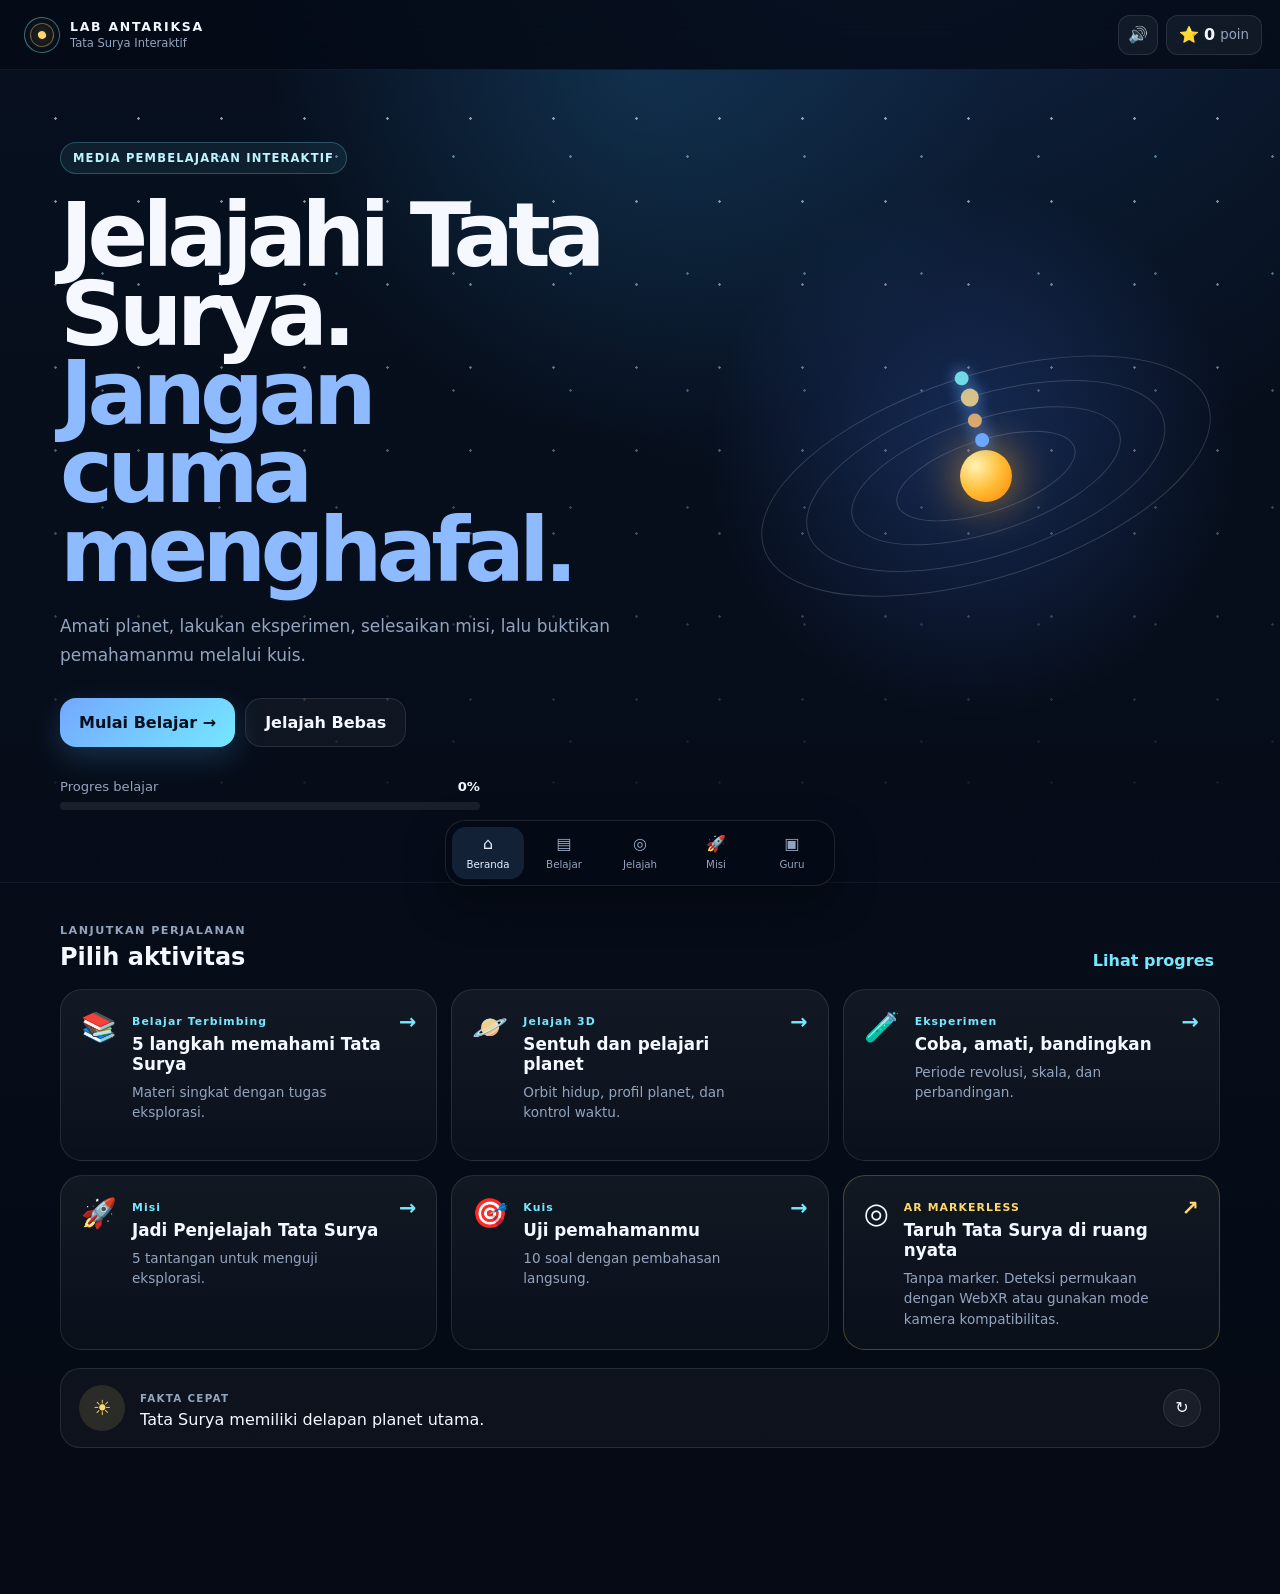
<file: index.html>
<!doctype html>
<html lang="id">
<head>
<meta charset="utf-8">
<meta name="viewport" content="width=device-width,initial-scale=1,viewport-fit=cover">
<meta name="theme-color" content="#07101f">
<meta name="description" content="Laboratorium Tata Surya Interaktif — media pembelajaran berbasis web dengan jelajah planet, eksperimen, misi, kuis, dan AR markerless.">
<title>Laboratorium Tata Surya Interaktif</title>
<link rel="stylesheet" href="styles.css">
</head>
<body>
<div id="app" class="app-shell">
  <header class="top-shell">
    <button class="brand" data-route="home" aria-label="Beranda">
      <span class="brand-orbit"><i></i></span>
      <span><b>LAB ANTARIKSA</b><small>Tata Surya Interaktif</small></span>
    </button>
    <div class="top-actions">
      <button class="icon-btn" id="soundToggle" title="Suara" aria-label="Suara">🔊</button>
      <button class="profile-chip" data-route="progress"><span>⭐</span><b id="topPoints">0</b><small> poin</small></button>
    </div>
  </header>

  <main id="mainContent">
    <section class="screen active" data-screen="home">
      <div class="hero">
        <div class="hero-stars" aria-hidden="true"></div>
        <div class="hero-copy">
          <span class="pill">MEDIA PEMBELAJARAN INTERAKTIF</span>
          <h1>Jelajahi Tata Surya.<br><span>Jangan cuma menghafal.</span></h1>
          <p>Amati planet, lakukan eksperimen, selesaikan misi, lalu buktikan pemahamanmu melalui kuis.</p>
          <div class="hero-actions">
            <button class="btn primary large" data-route="learn">Mulai Belajar <span>→</span></button>
            <button class="btn ghost large" data-route="explore">Jelajah Bebas</button>
          </div>
          <div class="hero-progress">
            <div><span>Progres belajar</span><b id="heroProgressText">0%</b></div>
            <div class="progress-line"><i id="heroProgressBar"></i></div>
          </div>
        </div>
        <div class="hero-visual" aria-hidden="true">
          <div class="mini-system">
            <div class="mini-sun"></div>
            <i class="orbit o1"><b></b></i><i class="orbit o2"><b></b></i><i class="orbit o3"><b></b></i><i class="orbit o4"><b></b></i>
          </div>
        </div>
      </div>

      <div class="content-wrap home-sections">
        <div class="section-title"><div><span>LANJUTKAN PERJALANAN</span><h2>Pilih aktivitas</h2></div><button class="text-btn" data-route="progress">Lihat progres</button></div>
        <div class="activity-grid">
          <button class="activity-card learn-card" data-route="learn"><span class="activity-icon">📚</span><div><small>Belajar Terbimbing</small><h3>5 langkah memahami Tata Surya</h3><p>Materi singkat dengan tugas eksplorasi.</p></div><b>→</b></button>
          <button class="activity-card" data-route="explore"><span class="activity-icon">🪐</span><div><small>Jelajah 3D</small><h3>Sentuh dan pelajari planet</h3><p>Orbit hidup, profil planet, dan kontrol waktu.</p></div><b>→</b></button>
          <button class="activity-card" data-route="experiment"><span class="activity-icon">🧪</span><div><small>Eksperimen</small><h3>Coba, amati, bandingkan</h3><p>Periode revolusi, skala, dan perbandingan.</p></div><b>→</b></button>
          <button class="activity-card" data-route="missions"><span class="activity-icon">🚀</span><div><small>Misi</small><h3>Jadi Penjelajah Tata Surya</h3><p>5 tantangan untuk menguji eksplorasi.</p></div><b>→</b></button>
          <button class="activity-card" data-route="quiz"><span class="activity-icon">🎯</span><div><small>Kuis</small><h3>Uji pemahamanmu</h3><p>10 soal dengan pembahasan langsung.</p></div><b>→</b></button>
          <a class="activity-card ar-card" href="ar.html?v=8"><span class="activity-icon">◎</span><div><small>AR MARKERLESS</small><h3>Taruh Tata Surya di ruang nyata</h3><p>Tanpa marker. Deteksi permukaan dengan WebXR atau gunakan mode kamera kompatibilitas.</p></div><b>↗</b></a>
        </div>

        <div class="fact-strip"><div class="fact-orb">☀</div><div><small>FAKTA CEPAT</small><p id="quickFact">Tata Surya memiliki delapan planet utama.</p></div><button id="nextFact" class="round-btn">↻</button></div>
      </div>
    </section>

    <section class="screen" data-screen="learn">
      <div class="page-head content-wrap"><div><span class="eyebrow">BELAJAR TERBIMBING</span><h1>Kenali Tata Surya langkah demi langkah.</h1><p>Setiap bagian berisi satu konsep utama dan satu aktivitas kecil.</p></div><div class="lesson-ring"><strong id="lessonCount">1</strong><small>/ 5</small></div></div>
      <div class="content-wrap lesson-layout">
        <aside class="lesson-nav" id="lessonNav"></aside>
        <article class="lesson-panel">
          <div class="lesson-visual"><canvas id="lessonCanvas"></canvas><div class="visual-hint" id="lessonHint">Amati simulasi</div></div>
          <div class="lesson-copy"><span class="eyebrow" id="lessonEyebrow"></span><h2 id="lessonTitle"></h2><p id="lessonBody"></p><div class="task-box"><span>🎯 Tugas kecil</span><p id="lessonTask"></p></div><div class="row-actions"><button class="btn ghost" id="lessonPrev">← Sebelumnya</button><button class="btn primary" id="lessonNext">Lanjut →</button></div></div>
        </article>
      </div>
    </section>

    <section class="screen full-screen-page" data-screen="explore">
      <div class="space-stage" id="spaceStage"><canvas id="spaceCanvas"></canvas><div class="space-glow"></div></div>
      <div class="explore-header"><button class="glass-btn" data-route="home">←</button><div><small>JELAJAH 3D</small><b id="exploreTitle">Tata Surya</b></div><button class="glass-btn" id="exploreHelp">?</button></div>
      <div class="explore-tools"><button class="tool active" data-filter="all">Semua</button><button class="tool" data-filter="inner">Planet Dalam</button><button class="tool" data-filter="outer">Planet Luar</button></div>
      <div class="explore-controls"><button class="control-btn" id="pauseOrbit">⏸</button><label><span>Waktu</span><input id="orbitSpeed" type="range" min="0.2" max="4" step="0.2" value="1"><b id="orbitSpeedText">1×</b></label><button class="control-btn" id="toggleLabels">Aa</button></div>
      <div class="planet-sheet" id="planetSheet" aria-live="polite">
        <button class="sheet-close" id="sheetClose">×</button><div class="planet-badge" id="planetBadge"></div><div class="sheet-head"><div><small id="planetType"></small><h2 id="planetName"></h2><p id="planetFact"></p></div><div class="planet-ball" id="planetBall"></div></div><div class="stat-grid" id="planetStats"></div><div class="sheet-actions"><button class="btn primary" id="compareThis">Bandingkan</button><button class="btn ghost" id="planetChallenge">Tantang Saya</button></div>
      </div>
    </section>

    <section class="screen" data-screen="experiment">
      <div class="page-head content-wrap"><div><span class="eyebrow">LABORATORIUM</span><h1>Belajar dengan mencoba.</h1><p>Ubah variabel, amati hasilnya, lalu tarik kesimpulan.</p></div></div>
      <div class="content-wrap exp-tabs"><button class="tab active" data-exp="orbit">⏱ Tahun Planet</button><button class="tab" data-exp="scale">📏 Skala Planet</button><button class="tab" data-exp="compare">⚖️ Perbandingan</button></div>
      <div class="content-wrap">
        <section class="experiment-card active" data-exp-panel="orbit">
          <div class="exp-copy"><span class="eyebrow">EKSPERIMEN 01</span><h2>Berapa lama satu tahun di planet lain?</h2><p>Pilih planet, jalankan waktu, dan lihat seberapa cepat planet menyelesaikan satu revolusi dibanding Bumi.</p><label class="field"><span>Pilih planet</span><select id="orbitPlanetSelect"></select></label><div class="row-actions"><button class="btn primary" id="runYear">▶ Jalankan</button><button class="btn ghost" id="resetYear">Ulangi</button></div><div class="insight" id="orbitInsight">Pilih planet lalu jalankan simulasi.</div></div>
          <div class="exp-visual"><canvas id="orbitExperimentCanvas"></canvas><div class="year-meter"><div><span>Waktu simulasi</span><b id="simDay">0 hari Bumi</b></div><div class="progress-line"><i id="yearProgress"></i></div></div></div>
        </section>
        <section class="experiment-card" data-exp-panel="scale">
          <div class="exp-copy"><span class="eyebrow">EKSPERIMEN 02</span><h2>Seberapa besar planet dibanding Bumi?</h2><p>Geser pembanding. Ukuran lingkaran menggunakan rasio diameter planet terhadap Bumi.</p><label class="field"><span>Bandingkan dengan Bumi</span><select id="scalePlanetSelect"></select></label><div class="insight" id="scaleInsight"></div></div>
          <div class="scale-stage"><div class="scale-item earth"><span>Bumi</span><i></i></div><div class="scale-item target"><span id="scaleTargetName"></span><i id="scaleTargetBall"></i></div></div>
        </section>
        <section class="experiment-card" data-exp-panel="compare">
          <div class="exp-copy"><span class="eyebrow">EKSPERIMEN 03</span><h2>Bandingkan dua planet.</h2><p>Pilih dua planet dan cari persamaan maupun perbedaannya.</p><div class="compare-pickers"><select id="compareA"></select><span>VS</span><select id="compareB"></select></div><button class="btn primary" id="doCompare">Bandingkan</button></div>
          <div class="compare-board" id="compareBoard"></div>
        </section>
      </div>
    </section>

    <section class="screen" data-screen="missions">
      <div class="page-head content-wrap"><div><span class="eyebrow">MISI PENJELAJAH</span><h1>Selesaikan lima tantangan.</h1><p>Misi akan tercentang otomatis ketika aktivitas terkait selesai.</p></div><div class="points-card"><span>⭐</span><strong id="missionPoints">0</strong><small>poin</small></div></div>
      <div class="content-wrap mission-list" id="missionList"></div>
    </section>

    <section class="screen" data-screen="quiz">
      <div class="quiz-shell content-wrap">
        <div class="quiz-intro" id="quizIntro"><span class="eyebrow">KUIS AKHIR</span><h1>Siap menguji pemahaman?</h1><p>Sepuluh soal. Setiap jawaban langsung disertai pembahasan. Nilai terbaik akan tersimpan di perangkat ini.</p><div class="quiz-meta"><span>🎯 10 soal</span><span>⭐ hingga 100 poin</span><span>💡 pembahasan langsung</span></div><button class="btn primary large" id="startQuiz">Mulai Kuis →</button></div>
        <div class="quiz-box" id="quizBox" hidden><div class="quiz-top"><span id="quizNumber">Soal 1/10</span><span>Skor <b id="quizScore">0</b></span></div><div class="progress-line"><i id="quizProgress"></i></div><h2 id="quizQuestion"></h2><div class="choices" id="quizChoices"></div><div class="feedback" id="quizFeedback" hidden></div><button class="btn primary" id="nextQuestion" hidden>Lanjut →</button></div>
        <div class="quiz-result" id="quizResult" hidden></div>
      </div>
    </section>

    <section class="screen" data-screen="progress">
      <div class="page-head content-wrap"><div><span class="eyebrow">PROGRES BELAJAR</span><h1>Perjalananmu sejauh ini.</h1><p>Progres disimpan di browser perangkat ini tanpa akun.</p></div><button class="btn ghost" id="resetProgress">Reset progres</button></div>
      <div class="content-wrap progress-dashboard">
        <div class="big-progress"><div class="progress-ring" id="progressRing"><span><b id="progressPercent">0</b>%</span></div><div><small>PROGRES KESELURUHAN</small><h2 id="progressTitle">Baru mulai</h2><p id="progressDesc">Mulai satu aktivitas untuk mencatat progres.</p></div></div>
        <div class="metric-grid"><div class="metric"><span>⭐</span><b id="metricPoints">0</b><small>Total poin</small></div><div class="metric"><span>🚀</span><b id="metricMissions">0/5</b><small>Misi selesai</small></div><div class="metric"><span>🎯</span><b id="metricQuiz">—</b><small>Nilai kuis terbaik</small></div><div class="metric"><span>🪐</span><b id="metricPlanets">0/8</b><small>Planet dijelajahi</small></div></div>
        <div class="achievement-panel"><div class="section-title"><div><span>PENCAPAIAN</span><h2>Lencana</h2></div></div><div class="badge-grid" id="badgeGrid"></div></div>
      </div>
    </section>

    <section class="screen" data-screen="teacher">
      <div class="page-head content-wrap"><div><span class="eyebrow">MODE GURU</span><h1>Kontrol sederhana untuk presentasi kelas.</h1><p>Gunakan halaman ini saat materi ditampilkan melalui proyektor atau layar kelas.</p></div></div>
      <div class="content-wrap teacher-grid"><button class="teacher-card" data-route="learn"><span>01</span><h3>Materi Terbimbing</h3><p>Tampilkan konsep langkah demi langkah.</p></button><button class="teacher-card" data-route="explore"><span>02</span><h3>Demonstrasi Orbit</h3><p>Putar simulasi dan pilih planet.</p></button><button class="teacher-card" data-route="experiment"><span>03</span><h3>Eksperimen Kelas</h3><p>Bandingkan periode dan ukuran planet.</p></button><button class="teacher-card" data-route="quiz"><span>04</span><h3>Kuis Bersama</h3><p>Gunakan pertanyaan sebagai diskusi kelas.</p></button><button class="teacher-card" id="presentationMode"><span>⛶</span><h3>Layar Penuh</h3><p>Masuk mode presentasi browser.</p></button><button class="teacher-card" data-route="sources"><span>i</span><h3>Sumber Data</h3><p>Lihat rujukan fakta astronomi.</p></button></div>
    </section>

    <section class="screen" data-screen="sources">
      <div class="page-head content-wrap"><div><span class="eyebrow">SUMBER & CATATAN</span><h1>Dasar data pembelajaran.</h1><p>Fakta utama planet pada prototipe ini merujuk sumber resmi NASA. Nilai tertentu dibulatkan untuk kebutuhan pembelajaran.</p></div></div>
      <div class="content-wrap source-list" id="sourceList"></div><div class="content-wrap note-card"><h3>Catatan visualisasi</h3><p>Ukuran planet dan jarak orbit pada tampilan utama tidak digambar dalam satu skala fisik yang sama. Penyederhanaan ini disengaja supaya semua planet tetap terlihat pada layar. Eksperimen skala menggunakan perbandingan diameter terhadap Bumi.</p></div>
    </section>
  </main>

  <nav class="bottom-nav" aria-label="Navigasi utama">
    <button data-route="home" class="active"><span>⌂</span><small>Beranda</small></button>
    <button data-route="learn"><span>▤</span><small>Belajar</small></button>
    <button data-route="explore"><span>◎</span><small>Jelajah</small></button>
    <button data-route="missions"><span>🚀</span><small>Misi</small></button>
    <button data-route="teacher"><span>▣</span><small>Guru</small></button>
  </nav>

  <div class="modal-backdrop" id="modalBackdrop" hidden><div class="modal" id="modal"><button class="modal-close" id="modalClose">×</button><div id="modalContent"></div></div></div>
  <div class="toast" id="toast"></div>
</div>
<script src="data.js"></script>
<script src="app.js"></script>
</body>
</html>
</file>
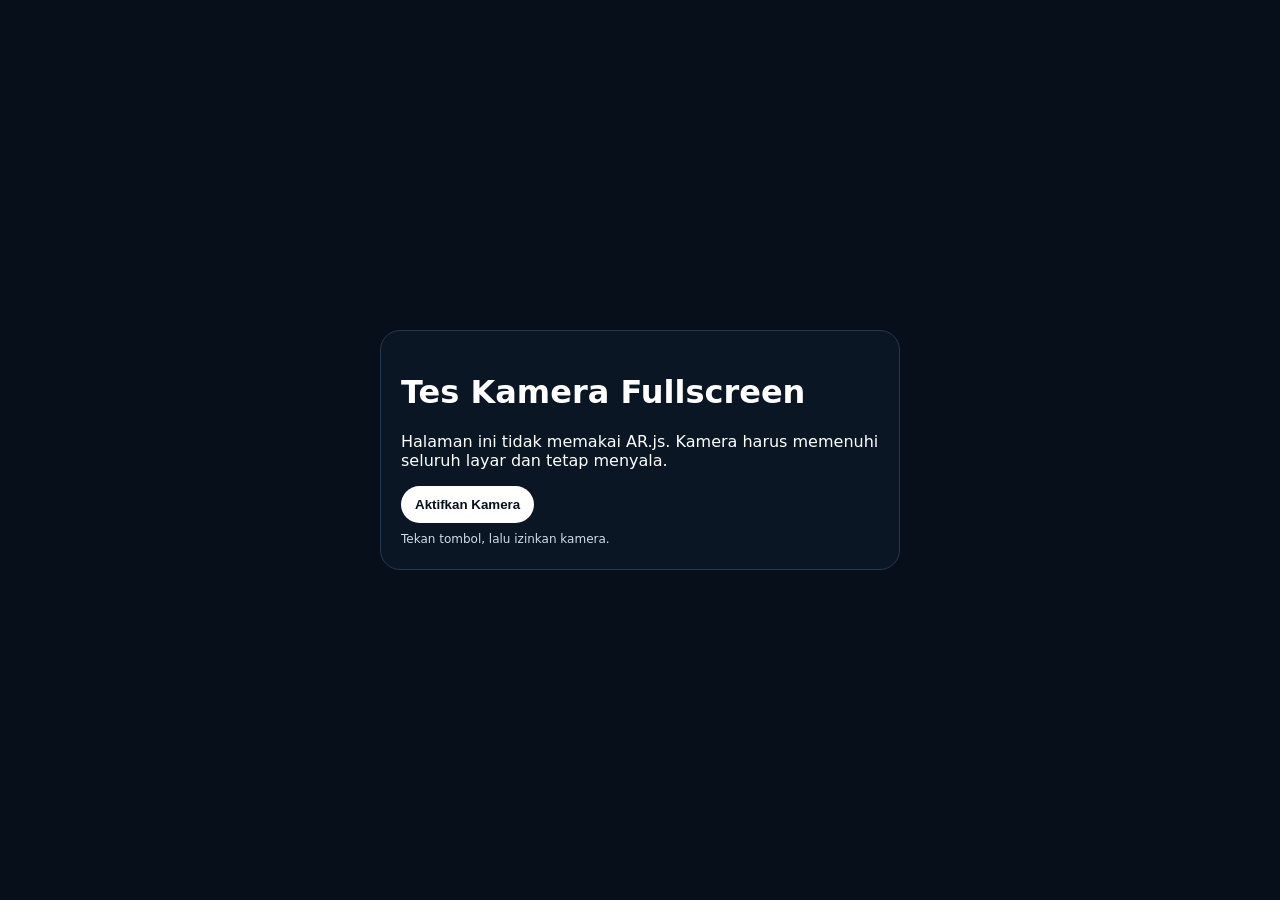
<file: camera-test.html>
<!doctype html><html lang="id"><head><meta charset="utf-8"><meta name="viewport" content="width=device-width,initial-scale=1,maximum-scale=1,user-scalable=no,viewport-fit=cover"><meta name="theme-color" content="#000"><title>Tes Kamera Fullscreen — v4</title><style>
*{box-sizing:border-box}html,body{margin:0;width:100%;height:100%;overflow:hidden;background:#000;color:#fff;font-family:system-ui,-apple-system,"Segoe UI",sans-serif}video{position:fixed;inset:0;width:100vw;height:100dvh;object-fit:cover;background:#000}.start{position:fixed;inset:0;z-index:20;display:grid;place-items:center;padding:24px;background:#07101a}.card{width:min(520px,100%);padding:20px;border:1px solid #26384c;border-radius:20px;background:#0a1624}.bar{position:fixed;z-index:30;left:10px;right:10px;top:max(10px,env(safe-area-inset-top));display:flex;gap:8px;justify-content:space-between;pointer-events:none}.bar>*{pointer-events:auto}.bottom{position:fixed;z-index:30;left:10px;right:10px;bottom:max(10px,env(safe-area-inset-bottom));padding:10px;border-radius:16px;background:rgba(3,8,14,.78);backdrop-filter:blur(8px)}.btn{border:1px solid rgba(255,255,255,.24);border-radius:999px;background:#081522;color:#fff;padding:10px 13px;text-decoration:none;font-weight:750}.btn.primary{background:#fff;color:#07111d}.select{width:100%;padding:10px;border-radius:12px;background:#07111d;color:#fff;border:1px solid #33455a}.diag{font-size:12px;line-height:1.45;color:#d1dcea;margin-top:8px;white-space:pre-wrap}.hidden{display:none!important}</style></head><body>
<video id="video" playsinline webkit-playsinline muted autoplay></video>
<div id="start" class="start"><div class="card"><h1>Tes Kamera Fullscreen</h1><p>Halaman ini tidak memakai AR.js. Kamera harus memenuhi seluruh layar dan tetap menyala.</p><button id="go" class="btn primary">Aktifkan Kamera</button><div id="preDiag" class="diag">Tekan tombol, lalu izinkan kamera.</div></div></div>
<div id="ui" class="hidden"><div class="bar"><a class="btn" href="index.html">← Menu</a><a class="btn" href="ar-marker.html">AR Marker</a></div><div class="bottom"><select id="cams" class="select"></select><div id="diag" class="diag">Kamera aktif.</div></div></div>
<script>
const $=id=>document.getElementById(id);let stream=null;const gum=navigator.mediaDevices?.getUserMedia?.bind(navigator.mediaDevices);function out(s,e=false){$('preDiag').textContent=s;$('preDiag').style.color=e?'#ffd5da':'#d1dcea'}async function stop(){stream?.getTracks().forEach(t=>t.stop());stream=null;$('video').srcObject=null}async function open(id){await stop();const c={video:id?{deviceId:{exact:id},width:{ideal:1920},height:{ideal:1080}}:{facingMode:{ideal:'environment'},width:{ideal:1920},height:{ideal:1080}},audio:false};stream=await gum(c);$('video').srcObject=stream;await $('video').play();const tr=stream.getVideoTracks()[0],s=tr.getSettings?.()||{};$('diag').textContent=`${tr.label||'Kamera'} • ${s.width||'?'}×${s.height||'?'} • ${s.facingMode||'-'}`;localStorage.setItem('webar.cameraDeviceId',s.deviceId||id||'')}
async function init(){try{if(!isSecureContext)throw new Error('Gunakan HTTPS.');if(!gum)throw new Error('getUserMedia tidak tersedia.');const p=await gum({video:{facingMode:{ideal:'environment'}},audio:false});p.getTracks().forEach(t=>t.stop());const cams=(await navigator.mediaDevices.enumerateDevices()).filter(d=>d.kind==='videoinput');const sel=$('cams');sel.innerHTML='';cams.forEach((d,i)=>{const o=document.createElement('option');o.value=d.deviceId;o.textContent=d.label||`Kamera ${i+1}`;sel.appendChild(o)});const saved=localStorage.getItem('webar.cameraDeviceId');if(saved&&cams.some(c=>c.deviceId===saved))sel.value=saved;else{const rear=cams.find(c=>/back|rear|environment|belakang/i.test(c.label)&&!/ultra|0\.5|tele|zoom/i.test(c.label));if(rear)sel.value=rear.deviceId}await open(sel.value);$('start').classList.add('hidden');$('ui').classList.remove('hidden')}catch(e){out(`${e.name||'Error'}: ${e.message||e}`,true)}}
$('go').onclick=init;$('cams').onchange=()=>open($('cams').value).catch(e=>$('diag').textContent=`${e.name}: ${e.message}`);document.addEventListener('visibilitychange',()=>{if(!document.hidden&&stream)$('video').play().catch(()=>{})});addEventListener('pagehide',stop);
</script></body></html>
</file>
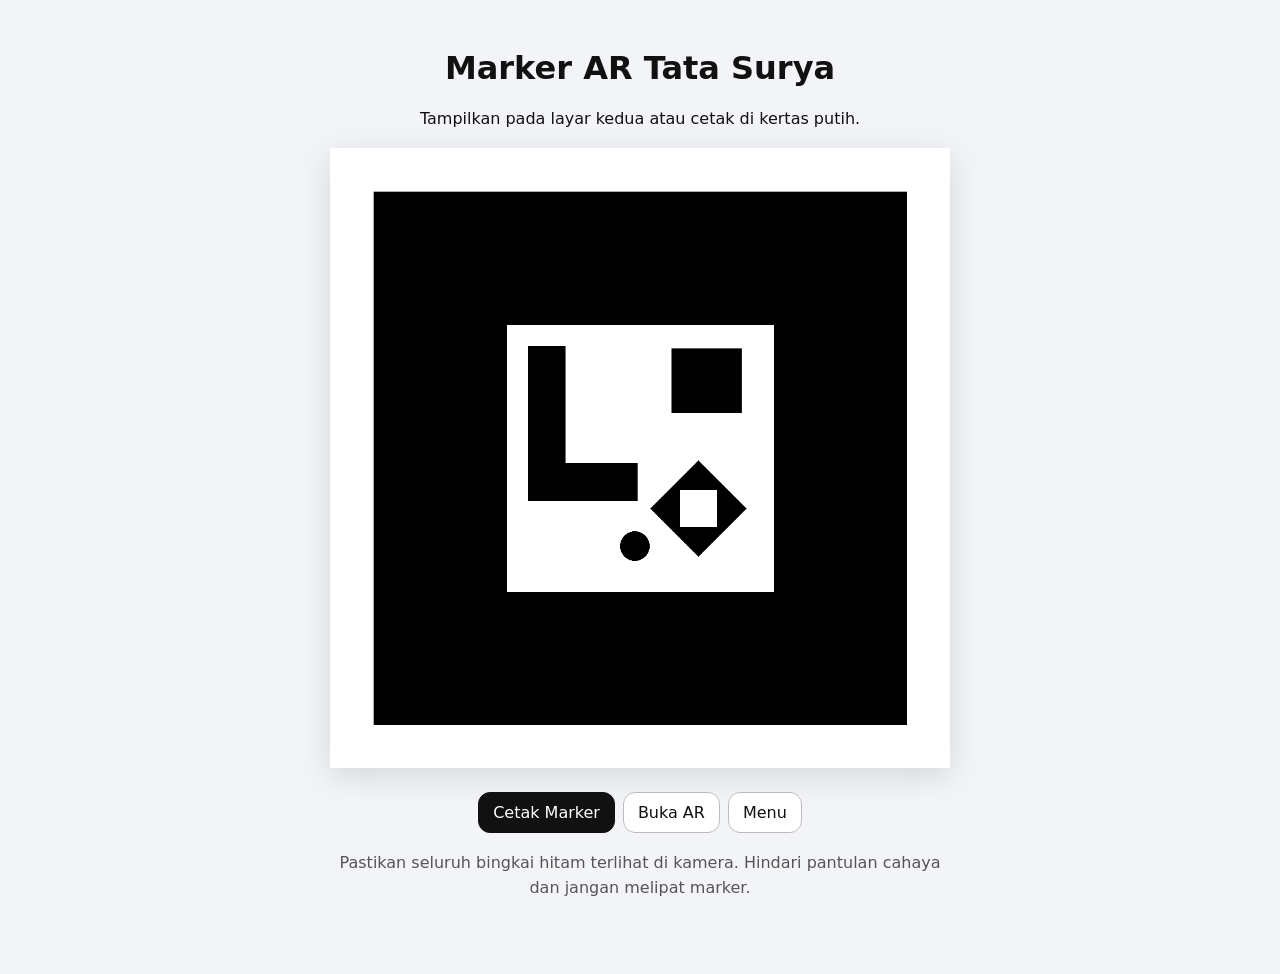
<file: marker.html>
<!doctype html><html lang="id"><head><meta charset="utf-8"><meta name="viewport" content="width=device-width,initial-scale=1"><title>Marker AR Tata Surya</title><style>body{font-family:system-ui,-apple-system,"Segoe UI",sans-serif;margin:0;background:#f2f4f7;color:#111}.wrap{max-width:760px;margin:auto;padding:28px 18px 60px;text-align:center}.marker{display:block;width:min(86vw,620px);height:auto;margin:20px auto;background:#fff;box-shadow:0 8px 30px rgba(0,0,0,.12)}button,a{font:inherit;padding:10px 14px;border-radius:12px;border:1px solid #bbb;background:#fff;color:#111;text-decoration:none;cursor:pointer;margin:4px}.primary{background:#111;color:#fff;border-color:#111}.note{max-width:620px;margin:14px auto;color:#555;line-height:1.55}@media print{body{background:#fff}.wrap{padding:0}.actions,.note,h1,p{display:none}.marker{box-shadow:none;width:18cm;margin:0 auto}}</style></head><body><div class="wrap"><h1>Marker AR Tata Surya</h1><p>Tampilkan pada layar kedua atau cetak di kertas putih.</p><img class="marker" src="assets/marker-giting-ar.png" alt="Marker AR Tata Surya"><div class="actions"><button class="primary" onclick="window.print()">Cetak Marker</button><a href="ar-marker.html">Buka AR</a><a href="index.html">Menu</a></div><div class="note">Pastikan seluruh bingkai hitam terlihat di kamera. Hindari pantulan cahaya dan jangan melipat marker.</div></div></body></html>
</file>
<file: styles.css>
:root{
  --bg:#050b16;--bg2:#071325;--panel:#0c1930;--panel2:#101f39;--line:rgba(255,255,255,.10);
  --text:#f5f8ff;--muted:#93a4be;--blue:#6ca7ff;--cyan:#76e7ff;--yellow:#ffd86b;--green:#7de0b5;
  --danger:#ff7d92;--shadow:0 24px 70px rgba(0,0,0,.35);--safe-bottom:max(14px,env(safe-area-inset-bottom));
}
*{box-sizing:border-box}[hidden]{display:none!important}html{scroll-behavior:smooth}body{margin:0;min-height:100vh;background:var(--bg);color:var(--text);font-family:Inter,ui-sans-serif,system-ui,-apple-system,BlinkMacSystemFont,"Segoe UI",sans-serif}button,select,input{font:inherit}.app-shell{min-height:100vh;background:radial-gradient(circle at 70% -10%,rgba(38,91,160,.30),transparent 34%),linear-gradient(180deg,#07101f 0%,#050a14 100%)}
button,a{ -webkit-tap-highlight-color:transparent}.top-shell{position:fixed;z-index:80;top:0;left:0;right:0;height:70px;display:flex;align-items:center;justify-content:space-between;padding:10px 18px;border-bottom:1px solid rgba(255,255,255,.06);background:rgba(5,11,22,.72);backdrop-filter:blur(18px)}.brand{display:flex;align-items:center;gap:10px;background:none;border:0;color:var(--text);text-align:left;cursor:pointer}.brand b{display:block;font-size:.78rem;letter-spacing:.14em}.brand small{display:block;color:var(--muted);margin-top:2px;font-size:.72rem}.brand-orbit{position:relative;width:36px;height:36px;border:1px solid rgba(118,231,255,.45);border-radius:50%;display:grid;place-items:center;transform:rotate(-20deg)}.brand-orbit:before{content:"";position:absolute;width:22px;height:22px;border:1px solid rgba(255,216,107,.4);border-radius:50%;}.brand-orbit i{width:8px;height:8px;background:var(--yellow);border-radius:50%;box-shadow:0 0 16px var(--yellow)}.top-actions{display:flex;gap:8px;align-items:center}.icon-btn,.profile-chip{border:1px solid var(--line);background:rgba(255,255,255,.05);color:var(--text);height:40px;border-radius:12px;cursor:pointer}.icon-btn{width:40px}.profile-chip{display:flex;align-items:center;gap:5px;padding:0 12px}.profile-chip small{color:var(--muted)}
main{padding-top:70px;padding-bottom:86px}.screen{display:none;min-height:calc(100vh - 70px)}.screen.active{display:block}.full-screen-page{position:relative;min-height:calc(100dvh - 70px);overflow:hidden}.content-wrap{width:min(1160px,calc(100% - 32px));margin:0 auto}.eyebrow{display:inline-block;color:var(--cyan);font-size:.72rem;font-weight:900;letter-spacing:.14em}.page-head{display:flex;justify-content:space-between;align-items:flex-end;gap:30px;padding-top:54px;padding-bottom:30px}.page-head h1{font-size:clamp(2rem,4vw,3.7rem);letter-spacing:-.045em;line-height:1.02;margin:8px 0 12px}.page-head p{color:var(--muted);max-width:680px;line-height:1.7;margin:0}.pill{display:inline-block;padding:8px 12px;border-radius:999px;border:1px solid rgba(118,231,255,.25);background:rgba(118,231,255,.08);color:#bdf4ff;font-size:.72rem;font-weight:900;letter-spacing:.1em}.btn{border:1px solid var(--line);border-radius:14px;padding:12px 16px;background:rgba(255,255,255,.055);color:var(--text);font-weight:800;cursor:pointer;transition:.2s}.btn:hover{transform:translateY(-1px);border-color:rgba(255,255,255,.24)}.btn.primary{background:linear-gradient(135deg,#74a8ff,#75e7ff);color:#04101d;border:0;box-shadow:0 10px 30px rgba(87,173,255,.22)}.btn.ghost{background:rgba(255,255,255,.04)}.btn.large{padding:14px 19px;border-radius:16px}.row-actions{display:flex;gap:10px;flex-wrap:wrap}.text-btn{border:0;background:none;color:var(--cyan);font-weight:800;cursor:pointer}.progress-line{height:8px;border-radius:999px;background:rgba(255,255,255,.08);overflow:hidden}.progress-line i{display:block;height:100%;width:0;border-radius:inherit;background:linear-gradient(90deg,var(--blue),var(--cyan));transition:.35s}.section-title{display:flex;align-items:end;justify-content:space-between;gap:20px}.section-title span{font-size:.7rem;color:var(--muted);font-weight:900;letter-spacing:.13em}.section-title h2{margin:5px 0 0;font-size:1.5rem}
.hero{position:relative;min-height:620px;display:grid;grid-template-columns:minmax(0,1.08fr) minmax(360px,.92fr);align-items:center;overflow:hidden;border-bottom:1px solid rgba(255,255,255,.05)}.hero:before{content:"";position:absolute;inset:0;background:radial-gradient(circle at 76% 47%,rgba(69,125,255,.24),transparent 25%),radial-gradient(circle at 50% 0%,rgba(53,189,255,.13),transparent 36%)}.hero-stars{position:absolute;inset:0;opacity:.6;background-image:radial-gradient(circle,#fff 1px,transparent 1.5px),radial-gradient(circle,#9cd6ff 1px,transparent 1.5px);background-size:83px 83px,117px 117px;background-position:14px 7px,44px 28px;mask-image:linear-gradient(to bottom,#000,transparent)}.hero-copy{position:relative;z-index:2;padding:72px max(32px,calc((100vw - 1160px)/2))}.hero-copy h1{font-size:clamp(3rem,7vw,6.3rem);letter-spacing:-.065em;line-height:.88;margin:22px 0}.hero-copy h1 span{color:#8ebaff}.hero-copy p{max-width:650px;font-size:1.06rem;line-height:1.7;color:var(--muted)}.hero-actions{display:flex;gap:10px;flex-wrap:wrap;margin-top:28px}.hero-progress{max-width:420px;margin-top:32px}.hero-progress>div:first-child{display:flex;justify-content:space-between;font-size:.82rem;margin-bottom:8px;color:var(--muted)}.hero-progress b{color:var(--text)}.hero-visual{position:relative;z-index:1;height:100%;display:grid;place-items:center}.mini-system{position:relative;width:min(44vw,520px);aspect-ratio:1}.mini-sun{position:absolute;left:50%;top:50%;width:52px;height:52px;margin:-26px;border-radius:50%;background:radial-gradient(circle at 30% 30%,#fff3b5,#ffbf39 48%,#ff8100);box-shadow:0 0 45px rgba(255,174,43,.75)}.orbit{position:absolute;border:1px solid rgba(255,255,255,.16);border-radius:50%;left:50%;top:50%;transform:translate(-50%,-50%) rotate(-18deg)}.orbit b{position:absolute;width:14px;height:14px;border-radius:50%;background:#6ea8ff;left:50%;top:-7px;box-shadow:0 0 15px rgba(107,176,255,.8)}.orbit.o1{width:36%;height:14%;animation:spin 6s linear infinite}.orbit.o2{width:54%;height:22%;animation:spin 10s linear infinite reverse}.orbit.o2 b{background:#d9a86e}.orbit.o3{width:72%;height:31%;animation:spin 14s linear infinite}.orbit.o3 b{width:18px;height:18px;top:-9px;background:#d9c28a}.orbit.o4{width:90%;height:39%;animation:spin 18s linear infinite reverse}.orbit.o4 b{background:#6fd9e6}@keyframes spin{to{transform:translate(-50%,-50%) rotate(342deg)}}.home-sections{padding-top:36px;padding-bottom:60px}.activity-grid{display:grid;grid-template-columns:repeat(3,1fr);gap:14px;margin-top:18px}.activity-card{min-height:172px;border:1px solid var(--line);border-radius:22px;padding:20px;background:linear-gradient(180deg,rgba(255,255,255,.055),rgba(255,255,255,.025));color:var(--text);display:flex;gap:15px;text-align:left;align-items:flex-start;cursor:pointer;text-decoration:none;transition:.2s}.activity-card:hover{transform:translateY(-3px);border-color:rgba(118,231,255,.26);background:linear-gradient(180deg,rgba(80,151,255,.11),rgba(255,255,255,.03))}.activity-card>div{flex:1}.activity-card> b{color:var(--cyan);font-size:1.3rem}.activity-icon{font-size:1.8rem}.activity-card small{color:var(--cyan);font-size:.68rem;font-weight:900;letter-spacing:.1em}.activity-card h3{margin:5px 0 8px;font-size:1.05rem}.activity-card p{margin:0;color:var(--muted);font-size:.85rem;line-height:1.5}.ar-card{border-color:rgba(255,216,107,.24)}.ar-card small,.ar-card>b{color:var(--yellow)}.fact-strip{margin-top:18px;border:1px solid var(--line);border-radius:20px;padding:16px 18px;display:flex;align-items:center;gap:15px;background:rgba(255,255,255,.035)}.fact-strip>div:nth-child(2){flex:1}.fact-strip small{font-size:.65rem;font-weight:900;letter-spacing:.12em;color:var(--muted)}.fact-strip p{margin:4px 0 0}.fact-orb{width:46px;height:46px;border-radius:50%;display:grid;place-items:center;background:rgba(255,216,107,.12);color:var(--yellow);font-size:1.3rem}.round-btn{width:38px;height:38px;border-radius:50%;border:1px solid var(--line);background:rgba(255,255,255,.05);color:var(--text);cursor:pointer}
.lesson-ring{width:78px;height:78px;border-radius:50%;display:grid;place-items:center;border:7px solid rgba(108,167,255,.2);outline:2px solid rgba(108,167,255,.8);outline-offset:-7px}.lesson-ring strong{font-size:1.55rem}.lesson-ring small{color:var(--muted)}.lesson-layout{display:grid;grid-template-columns:230px 1fr;gap:18px;padding-bottom:50px}.lesson-nav{display:flex;flex-direction:column;gap:8px}.lesson-step{border:1px solid var(--line);background:rgba(255,255,255,.03);color:var(--muted);border-radius:15px;padding:13px;text-align:left;cursor:pointer}.lesson-step b{display:block;color:var(--text);font-size:.84rem;margin-bottom:4px}.lesson-step.active{background:rgba(108,167,255,.10);border-color:rgba(108,167,255,.35);color:#cfe0ff}.lesson-step.done:after{content:'✓';float:right;color:var(--green);font-weight:900}.lesson-panel{display:grid;grid-template-columns:1.15fr .85fr;min-height:520px;border:1px solid var(--line);border-radius:24px;overflow:hidden;background:rgba(255,255,255,.035)}.lesson-visual{position:relative;min-height:420px;background:radial-gradient(circle at center,#13294b,#050b16 68%)}.lesson-visual canvas{width:100%;height:100%;display:block}.visual-hint{position:absolute;left:18px;bottom:18px;padding:8px 10px;border-radius:999px;background:rgba(5,11,22,.68);border:1px solid var(--line);font-size:.75rem}.lesson-copy{padding:34px;display:flex;flex-direction:column;justify-content:center}.lesson-copy h2{font-size:2rem;letter-spacing:-.04em;margin:8px 0 12px}.lesson-copy>p{color:var(--muted);line-height:1.75}.task-box{margin:14px 0 20px;padding:15px;border-radius:16px;background:rgba(125,224,181,.07);border:1px solid rgba(125,224,181,.2)}.task-box span{font-size:.72rem;color:var(--green);font-weight:900}.task-box p{margin:5px 0 0;line-height:1.5}
.space-stage{position:absolute;inset:0;background:radial-gradient(circle at center,#102542 0,#050b16 62%)}.space-stage canvas{position:absolute;inset:0;width:100%;height:100%;touch-action:none}.space-glow{position:absolute;inset:0;pointer-events:none;background:radial-gradient(circle at 50% 50%,transparent 0 25%,rgba(5,11,22,.14) 55%,rgba(5,11,22,.72) 100%)}.explore-header{position:absolute;z-index:10;top:18px;left:18px;right:18px;display:flex;align-items:center;gap:12px}.explore-header>div:nth-child(2){flex:1}.explore-header small{display:block;color:var(--cyan);font-size:.63rem;font-weight:900;letter-spacing:.12em}.explore-header b{font-size:1.1rem}.glass-btn,.tool,.control-btn{border:1px solid var(--line);background:rgba(5,11,22,.68);backdrop-filter:blur(14px);color:var(--text);cursor:pointer}.glass-btn{width:42px;height:42px;border-radius:13px}.explore-tools{position:absolute;z-index:10;top:78px;left:50%;transform:translateX(-50%);display:flex;gap:6px}.tool{padding:8px 12px;border-radius:999px;font-size:.75rem}.tool.active{background:rgba(108,167,255,.18);border-color:rgba(108,167,255,.55);color:#d9e8ff}.explore-controls{position:absolute;z-index:11;left:50%;bottom:96px;transform:translateX(-50%);display:flex;align-items:center;gap:10px;padding:9px;border:1px solid var(--line);border-radius:18px;background:rgba(5,11,22,.72);backdrop-filter:blur(15px)}.control-btn{width:42px;height:42px;border-radius:12px}.explore-controls label{min-width:210px;display:flex;align-items:center;gap:8px;font-size:.75rem;color:var(--muted)}.explore-controls input{flex:1}.explore-controls b{color:var(--text);min-width:28px}.planet-sheet{position:absolute;z-index:20;right:18px;top:90px;width:min(390px,calc(100% - 36px));max-height:calc(100dvh - 190px);overflow:auto;padding:20px;border:1px solid var(--line);border-radius:24px;background:rgba(6,14,26,.94);backdrop-filter:blur(24px);box-shadow:var(--shadow);transform:translateX(calc(100% + 40px));opacity:0;transition:.28s}.planet-sheet.open{transform:translateX(0);opacity:1}.sheet-close{position:absolute;top:12px;right:12px;width:36px;height:36px;border-radius:50%;border:1px solid var(--line);background:rgba(255,255,255,.05);color:#fff;font-size:1.4rem;cursor:pointer}.planet-badge{font-size:.68rem;color:var(--cyan);font-weight:900;letter-spacing:.12em}.sheet-head{display:grid;grid-template-columns:1fr 100px;gap:10px;align-items:center;margin-top:8px}.sheet-head h2{font-size:2rem;margin:5px 0}.sheet-head small{color:var(--muted)}.sheet-head p{color:var(--muted);line-height:1.55;font-size:.88rem}.planet-ball{width:88px;height:88px;border-radius:50%;justify-self:end;box-shadow:inset -18px -10px 24px rgba(0,0,0,.38),0 0 35px rgba(255,255,255,.12)}.stat-grid{display:grid;grid-template-columns:1fr 1fr;gap:8px;margin:18px 0}.stat{padding:11px;border-radius:14px;background:rgba(255,255,255,.045);border:1px solid rgba(255,255,255,.06)}.stat small{display:block;color:var(--muted);font-size:.67rem}.stat b{display:block;margin-top:4px;font-size:.86rem}.sheet-actions{display:flex;gap:8px}.sheet-actions .btn{flex:1}
.exp-tabs{display:flex;gap:8px;overflow:auto;padding-bottom:18px}.tab{white-space:nowrap;border:1px solid var(--line);background:rgba(255,255,255,.04);color:var(--muted);padding:10px 13px;border-radius:999px;cursor:pointer}.tab.active{color:var(--text);background:rgba(108,167,255,.13);border-color:rgba(108,167,255,.36)}.experiment-card{display:none;grid-template-columns:.85fr 1.15fr;min-height:500px;border:1px solid var(--line);border-radius:24px;overflow:hidden;background:rgba(255,255,255,.03);margin-bottom:60px}.experiment-card.active{display:grid}.exp-copy{padding:32px;display:flex;flex-direction:column;justify-content:center}.exp-copy h2{font-size:2rem;letter-spacing:-.035em;margin:8px 0}.exp-copy>p{color:var(--muted);line-height:1.65}.field{display:block;margin:14px 0}.field span{display:block;font-size:.74rem;color:var(--muted);margin-bottom:7px}.field select,.compare-pickers select{width:100%;padding:12px;border-radius:12px;border:1px solid var(--line);background:#0a1729;color:var(--text)}.insight{margin-top:18px;padding:14px;border-radius:15px;background:rgba(118,231,255,.07);border:1px solid rgba(118,231,255,.16);line-height:1.55;font-size:.88rem;color:#c7f3ff}.exp-visual{position:relative;background:radial-gradient(circle at center,#10294b,#050b16 70%);min-height:470px}.exp-visual canvas{width:100%;height:100%}.year-meter{position:absolute;left:18px;right:18px;bottom:18px;padding:13px;border-radius:15px;background:rgba(5,11,22,.75);border:1px solid var(--line)}.year-meter>div:first-child{display:flex;justify-content:space-between;font-size:.78rem;margin-bottom:8px}.scale-stage{min-height:470px;background:radial-gradient(circle at center,#10294b,#050b16 70%);display:flex;align-items:center;justify-content:center;gap:70px;padding:30px;overflow:auto}.scale-item{display:grid;place-items:center;gap:12px;min-width:180px}.scale-item span{font-weight:800}.scale-item i{display:block;border-radius:50%;background:#3f8cff;box-shadow:inset -18px -12px 25px rgba(0,0,0,.3),0 0 25px rgba(63,140,255,.25)}.scale-item.earth i{width:82px;height:82px}.scale-item.target i{width:82px;height:82px}.compare-pickers{display:grid;grid-template-columns:1fr auto 1fr;align-items:center;gap:8px;margin:15px 0}.compare-pickers span{color:var(--muted);font-weight:900}.compare-board{padding:28px;background:radial-gradient(circle at center,#10294b,#050b16 70%);display:grid;place-items:center}.compare-table{width:100%;border-collapse:collapse;font-size:.88rem}.compare-table th,.compare-table td{padding:11px;border-bottom:1px solid var(--line);text-align:left}.compare-table th{color:var(--muted);font-size:.72rem;text-transform:uppercase;letter-spacing:.08em}.compare-table td:not(:first-child){font-weight:700}
.points-card{display:grid;grid-template-columns:auto auto;align-items:center;gap:4px 8px;padding:14px 18px;border-radius:18px;border:1px solid rgba(255,216,107,.2);background:rgba(255,216,107,.06)}.points-card span{grid-row:1/3;font-size:1.6rem}.points-card strong{font-size:1.4rem}.points-card small{color:var(--muted)}.mission-list{display:grid;gap:11px;padding-bottom:60px}.mission-card{display:grid;grid-template-columns:52px 1fr auto;gap:14px;align-items:center;padding:18px;border:1px solid var(--line);border-radius:20px;background:rgba(255,255,255,.035)}.mission-index{width:48px;height:48px;border-radius:15px;display:grid;place-items:center;background:rgba(108,167,255,.09);color:var(--blue);font-weight:900}.mission-card h3{margin:0 0 5px}.mission-card p{margin:0;color:var(--muted);font-size:.86rem}.mission-reward{font-weight:900;color:var(--yellow)}.mission-card.done{border-color:rgba(125,224,181,.27);background:rgba(125,224,181,.045)}.mission-card.done .mission-index{background:rgba(125,224,181,.12);color:var(--green)}
.quiz-shell{padding-top:70px;padding-bottom:70px;max-width:780px}.quiz-intro,.quiz-box,.quiz-result{padding:34px;border:1px solid var(--line);border-radius:26px;background:rgba(255,255,255,.035);box-shadow:var(--shadow)}.quiz-intro h1{font-size:clamp(2.3rem,5vw,4rem);letter-spacing:-.05em;line-height:1;margin:10px 0}.quiz-intro p{color:var(--muted);line-height:1.7}.quiz-meta{display:flex;flex-wrap:wrap;gap:8px;margin:20px 0}.quiz-meta span{padding:8px 10px;border-radius:999px;background:rgba(255,255,255,.05);font-size:.78rem}.quiz-top{display:flex;justify-content:space-between;color:var(--muted);font-size:.82rem;margin-bottom:10px}.quiz-box h2{font-size:1.55rem;line-height:1.35;margin:26px 0 16px}.choices{display:grid;gap:9px}.choice{border:1px solid var(--line);background:rgba(255,255,255,.035);color:var(--text);padding:14px 15px;border-radius:15px;text-align:left;cursor:pointer}.choice:hover{border-color:rgba(108,167,255,.38)}.choice.correct{border-color:rgba(125,224,181,.55);background:rgba(125,224,181,.08)}.choice.wrong{border-color:rgba(255,125,146,.5);background:rgba(255,125,146,.08)}.choice:disabled{cursor:default}.feedback{margin:16px 0;padding:14px;border-radius:15px;background:rgba(118,231,255,.07);border:1px solid rgba(118,231,255,.18);line-height:1.55}.quiz-result{text-align:center}.result-score{font-size:4.5rem;font-weight:900;letter-spacing:-.06em;color:var(--cyan)}
.progress-dashboard{padding-bottom:60px}.big-progress{display:flex;align-items:center;gap:24px;padding:24px;border:1px solid var(--line);border-radius:24px;background:rgba(255,255,255,.035)}.progress-ring{width:130px;height:130px;border-radius:50%;display:grid;place-items:center;background:conic-gradient(var(--cyan) 0deg,rgba(255,255,255,.08) 0);position:relative}.progress-ring:after{content:"";position:absolute;width:100px;height:100px;border-radius:50%;background:#091426}.progress-ring span{position:relative;z-index:1}.progress-ring b{font-size:2rem}.big-progress h2{margin:6px 0}.big-progress p{margin:0;color:var(--muted)}.metric-grid{display:grid;grid-template-columns:repeat(4,1fr);gap:12px;margin-top:14px}.metric{padding:18px;border:1px solid var(--line);border-radius:18px;background:rgba(255,255,255,.03)}.metric span{font-size:1.3rem}.metric b{display:block;font-size:1.5rem;margin:10px 0 3px}.metric small{color:var(--muted)}.achievement-panel{margin-top:28px}.badge-grid{display:grid;grid-template-columns:repeat(4,1fr);gap:12px;margin-top:14px}.achievement{padding:17px;border:1px solid var(--line);border-radius:18px;background:rgba(255,255,255,.025);opacity:.42}.achievement.unlocked{opacity:1;background:rgba(255,216,107,.045);border-color:rgba(255,216,107,.18)}.achievement span{font-size:1.6rem}.achievement h3{font-size:.92rem;margin:8px 0 5px}.achievement p{font-size:.76rem;color:var(--muted);margin:0;line-height:1.45}
.teacher-grid{display:grid;grid-template-columns:repeat(3,1fr);gap:12px;padding-bottom:60px}.teacher-card{min-height:170px;border:1px solid var(--line);border-radius:20px;padding:20px;background:rgba(255,255,255,.035);color:var(--text);text-align:left;cursor:pointer}.teacher-card span{display:block;color:var(--cyan);font-weight:900}.teacher-card h3{margin:20px 0 7px}.teacher-card p{margin:0;color:var(--muted);line-height:1.5}.source-list{display:grid;gap:10px}.source-item{display:flex;justify-content:space-between;gap:20px;align-items:center;padding:17px;border:1px solid var(--line);border-radius:17px;background:rgba(255,255,255,.03)}.source-item a{color:var(--cyan);text-decoration:none;font-weight:800}.source-item p{margin:4px 0 0;color:var(--muted);font-size:.82rem}.note-card{margin-top:16px;padding:20px;border:1px solid rgba(255,216,107,.15);border-radius:18px;background:rgba(255,216,107,.045)}.note-card h3{margin-top:0}.note-card p{color:var(--muted);line-height:1.65}
.bottom-nav{position:fixed;z-index:70;left:50%;bottom:var(--safe-bottom);transform:translateX(-50%);display:flex;gap:4px;padding:6px;border:1px solid var(--line);border-radius:20px;background:rgba(5,11,22,.86);backdrop-filter:blur(18px);box-shadow:0 16px 40px rgba(0,0,0,.38)}.bottom-nav button{min-width:72px;border:0;background:transparent;color:var(--muted);border-radius:14px;padding:7px 10px;cursor:pointer}.bottom-nav button span{display:block;font-size:1rem}.bottom-nav button small{font-size:.64rem}.bottom-nav button.active{background:rgba(108,167,255,.14);color:#e8f0ff}.modal-backdrop{position:fixed;z-index:120;inset:0;background:rgba(0,0,0,.65);display:grid;place-items:center;padding:18px}.modal{position:relative;width:min(560px,100%);max-height:80vh;overflow:auto;padding:24px;border-radius:24px;border:1px solid var(--line);background:#0a172a;box-shadow:var(--shadow)}.modal-close{position:absolute;right:12px;top:12px;width:36px;height:36px;border-radius:50%;border:1px solid var(--line);background:rgba(255,255,255,.04);color:#fff;cursor:pointer}.toast{position:fixed;z-index:140;left:50%;bottom:110px;transform:translate(-50%,20px);opacity:0;pointer-events:none;max-width:min(560px,calc(100% - 30px));padding:11px 14px;border-radius:13px;background:#14233a;border:1px solid var(--line);box-shadow:var(--shadow);transition:.2s;font-size:.84rem}.toast.show{opacity:1;transform:translate(-50%,0)}
@media(max-width:900px){.hero{grid-template-columns:1fr;min-height:690px}.hero-copy{padding:76px 24px 22px}.hero-visual{position:absolute;right:-120px;bottom:-160px;opacity:.52}.mini-system{width:520px}.activity-grid{grid-template-columns:1fr 1fr}.lesson-layout{grid-template-columns:1fr}.lesson-nav{flex-direction:row;overflow:auto}.lesson-step{min-width:180px}.lesson-panel{grid-template-columns:1fr}.lesson-visual{min-height:330px}.experiment-card.active{grid-template-columns:1fr}.teacher-grid{grid-template-columns:1fr 1fr}.metric-grid,.badge-grid{grid-template-columns:1fr 1fr}.space-stage{inset:0}.planet-sheet{top:auto;bottom:88px;right:12px;left:12px;width:auto;max-height:58dvh;transform:translateY(calc(100% + 100px))}.planet-sheet.open{transform:translateY(0)}.explore-controls{bottom:94px}.explore-tools{top:74px}}
@media(max-width:600px){.top-shell{height:62px;padding:8px 12px}.brand small{display:none}.top-actions .icon-btn{display:none}main{padding-top:62px;padding-bottom:82px}.content-wrap{width:min(100% - 22px,1160px)}.hero{min-height:650px}.hero-copy{padding:54px 16px 20px}.hero-copy h1{font-size:3.15rem}.hero-copy p{font-size:.93rem}.hero-visual{right:-180px}.activity-grid{grid-template-columns:1fr}.activity-card{min-height:132px}.page-head{padding-top:32px;align-items:flex-start;flex-direction:column}.page-head h1{font-size:2.4rem}.lesson-ring{display:none}.lesson-panel{border-radius:20px}.lesson-copy{padding:22px}.lesson-copy h2{font-size:1.65rem}.lesson-visual{min-height:280px}.explore-header{top:10px;left:10px;right:10px}.explore-tools{top:63px;width:calc(100% - 20px);justify-content:center}.tool{padding:7px 9px;font-size:.68rem}.explore-controls{bottom:86px;width:calc(100% - 18px);justify-content:center}.explore-controls label{min-width:0;flex:1}.experiment-card{border-radius:19px}.exp-copy{padding:22px}.exp-copy h2{font-size:1.7rem}.scale-stage{gap:32px;justify-content:flex-start}.mission-card{grid-template-columns:46px 1fr}.mission-reward{grid-column:2}.quiz-shell{padding-top:36px}.quiz-intro,.quiz-box,.quiz-result{padding:22px;border-radius:20px}.big-progress{align-items:flex-start;flex-direction:column}.metric-grid,.badge-grid,.teacher-grid{grid-template-columns:1fr 1fr}.source-item{align-items:flex-start;flex-direction:column}.bottom-nav{left:8px;right:8px;transform:none;justify-content:space-between}.bottom-nav button{min-width:0;flex:1;padding:7px 4px}.bottom-nav button small{font-size:.58rem}.profile-chip small{display:none}}
@media(max-width:390px){.hero-copy h1{font-size:2.8rem}.metric-grid,.badge-grid,.teacher-grid{grid-template-columns:1fr}.explore-controls label span{display:none}.planet-sheet{bottom:83px}.activity-card{padding:16px}.quiz-meta{display:grid}}
@media(prefers-reduced-motion:reduce){*{scroll-behavior:auto!important;animation:none!important;transition:none!important}}
</file>
